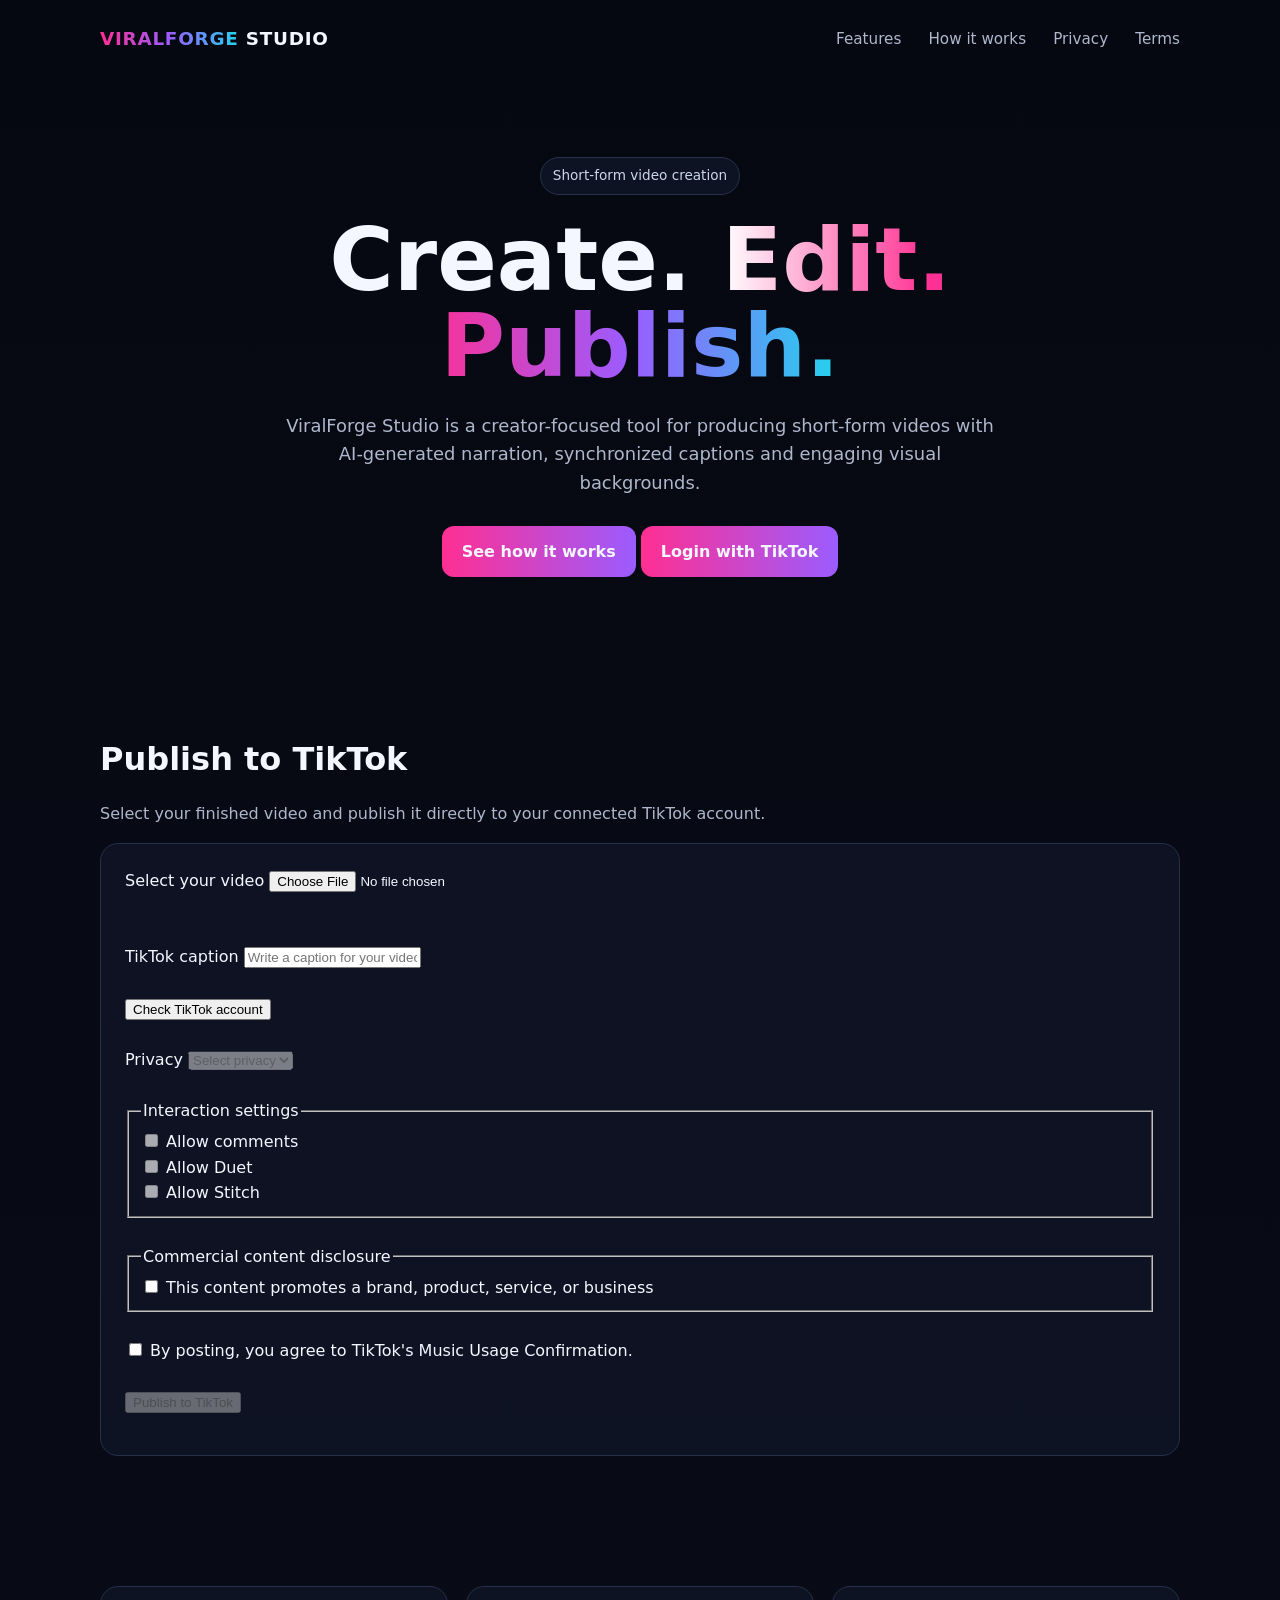
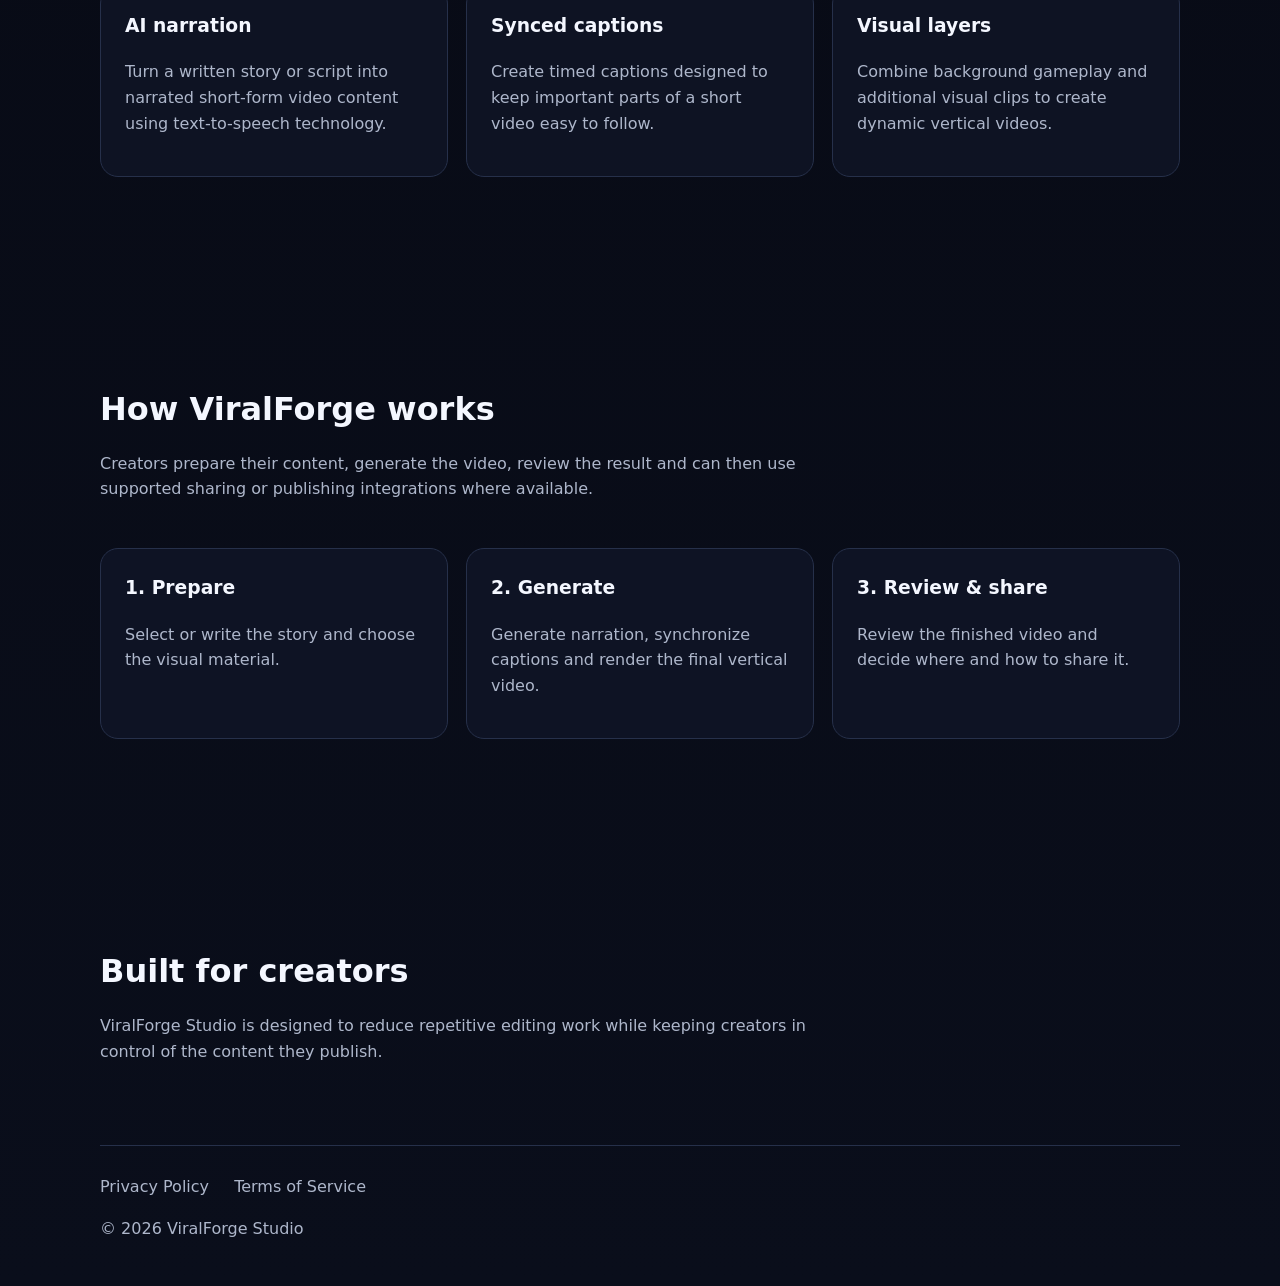
<file: index.html>
<!doctype html>
<html lang="en">

<head>
  <meta charset="utf-8">
  <meta name="viewport" content="width=device-width,initial-scale=1">

  <title>ViralForge Studio</title>

  <meta
    name="description"
    content="ViralForge Studio helps creators create short-form videos with AI narration, captions and visual content."
  >

  <link rel="stylesheet" href="style.css">
</head>


<body>

<div class="container">


  <nav>

    <div class="logo">
      <span>VIRALFORGE</span> STUDIO
    </div>

    <div>
      <a href="#features">Features</a>
      <a href="#workflow">How it works</a>
      <a href="privacy.html">Privacy</a>
      <a href="terms.html">Terms</a>
    </div>

  </nav>


  <main>


    <section class="hero">

      <span class="badge">
        Short-form video creation
      </span>

      <h1>
        Create.
        <span class="gradient">
          Edit. Publish.
        </span>
      </h1>

      <p class="lead">
        ViralForge Studio is a creator-focused tool for producing short-form
        videos with AI-generated narration, synchronized captions and engaging
        visual backgrounds.
      </p>

      <a class="cta" href="#workflow">
        See how it works
      </a>

      <a class="cta" href="/api/tiktok/login">
        Login with TikTok
      </a>

    </section>


    <section id="tiktok-publish">

      <h2>Publish to TikTok</h2>

      <p class="section-lead">
        Select your finished video and publish it directly to your connected
        TikTok account.
      </p>


      <div class="card">


        <label for="videoFile">
          Select your video
        </label>

        <input
          id="videoFile"
          type="file"
          accept="video/mp4,video/quicktime,video/webm"
        >


        <br><br>


        <div id="videoPreviewContainer" hidden>

          <p>
            <strong>Preview</strong>
          </p>

          <video
            id="videoPreview"
            controls
            playsinline
            preload="metadata"
            style="max-width:100%;width:480px;height:auto;"
          ></video>

          <p id="videoDetails"></p>

        </div>


        <br>


        <label for="videoTitle">
          TikTok caption
        </label>

        <input
          id="videoTitle"
          type="text"
          maxlength="2200"
          placeholder="Write a caption for your video..."
        >


        <br><br>


        <button id="loadCreator">
          Check TikTok account
        </button>


        <div id="creatorInfo"></div>


        <br>


        <label for="privacyLevel">
          Privacy
        </label>

        <select id="privacyLevel" disabled>

          <option value="">
            Select privacy
          </option>

        </select>


        <br><br>


        <fieldset>

          <legend>
            Interaction settings
          </legend>


          <label>

            <input
              id="allowComment"
              type="checkbox"
              disabled
            >

            Allow comments

          </label>


          <br>


          <label>

            <input
              id="allowDuet"
              type="checkbox"
              disabled
            >

            Allow Duet

          </label>


          <br>


          <label>

            <input
              id="allowStitch"
              type="checkbox"
              disabled
            >

            Allow Stitch

          </label>

        </fieldset>


        <br>


        <fieldset>

          <legend>
            Commercial content disclosure
          </legend>


          <label>

            <input
              id="commercialContent"
              type="checkbox"
            >

            This content promotes a brand, product, service, or business

          </label>


          <div id="commercialOptions" hidden>

            <br>


            <label>

              <input
                id="brandOrganic"
                type="checkbox"
              >

              Your brand

            </label>


            <br>


            <label>

              <input
                id="brandedContent"
                type="checkbox"
              >

              Branded content

            </label>


            <p id="commercialNotice"></p>

          </div>

        </fieldset>


        <br>


        <label>

          <input
            id="consent"
            type="checkbox"
          >

          By posting, you agree to TikTok's Music Usage Confirmation.

        </label>


        <br><br>


        <button id="publishButton" disabled>
          Publish to TikTok
        </button>


        <p id="status"></p>


      </div>

    </section>


    <section id="features">

      <div class="grid">


        <article class="card">

          <h3>
            AI narration
          </h3>

          <p>
            Turn a written story or script into narrated short-form video
            content using text-to-speech technology.
          </p>

        </article>


        <article class="card">

          <h3>
            Synced captions
          </h3>

          <p>
            Create timed captions designed to keep important parts of a short
            video easy to follow.
          </p>

        </article>


        <article class="card">

          <h3>
            Visual layers
          </h3>

          <p>
            Combine background gameplay and additional visual clips to create
            dynamic vertical videos.
          </p>

        </article>


      </div>

    </section>


    <section id="workflow">

      <h2>
        How ViralForge works
      </h2>

      <p class="section-lead">
        Creators prepare their content, generate the video, review the result
        and can then use supported sharing or publishing integrations where
        available.
      </p>


      <div class="grid">


        <article class="card">

          <h3>
            1. Prepare
          </h3>

          <p>
            Select or write the story and choose the visual material.
          </p>

        </article>


        <article class="card">

          <h3>
            2. Generate
          </h3>

          <p>
            Generate narration, synchronize captions and render the final
            vertical video.
          </p>

        </article>


        <article class="card">

          <h3>
            3. Review & share
          </h3>

          <p>
            Review the finished video and decide where and how to share it.
          </p>

        </article>


      </div>

    </section>


    <section>

      <h2>
        Built for creators
      </h2>

      <p class="section-lead">
        ViralForge Studio is designed to reduce repetitive editing work while
        keeping creators in control of the content they publish.
      </p>

    </section>


  </main>


  <footer>

    <div>

      <a href="privacy.html">
        Privacy Policy
      </a>

      <a href="terms.html">
        Terms of Service
      </a>

    </div>

    <p>
      © 2026 ViralForge Studio
    </p>

  </footer>


</div>


<script>


const videoFile =
  document.getElementById("videoFile");

const videoPreview =
  document.getElementById("videoPreview");

const videoPreviewContainer =
  document.getElementById("videoPreviewContainer");

const videoDetails =
  document.getElementById("videoDetails");


const videoTitle =
  document.getElementById("videoTitle");


const loadCreator =
  document.getElementById("loadCreator");

const creatorInfo =
  document.getElementById("creatorInfo");

const privacyLevel =
  document.getElementById("privacyLevel");


const allowComment =
  document.getElementById("allowComment");

const allowDuet =
  document.getElementById("allowDuet");

const allowStitch =
  document.getElementById("allowStitch");


const commercialContent =
  document.getElementById("commercialContent");

const commercialOptions =
  document.getElementById("commercialOptions");

const brandOrganic =
  document.getElementById("brandOrganic");

const brandedContent =
  document.getElementById("brandedContent");

const commercialNotice =
  document.getElementById("commercialNotice");


const consent =
  document.getElementById("consent");

const publishButton =
  document.getElementById("publishButton");

const status =
  document.getElementById("status");


let creatorData = null;

let selectedVideoDuration = null;

let selectedVideoUrl = null;


/*
 * Cloudflare Worker used as the R2 storage gateway.
 */
const STORAGE_WORKER_URL =
  "https://viralforge-storage.matiasbiedma5.workers.dev";


function setStatus(message) {

  status.textContent =
    message;

}


function updatePublishButton() {

  const hasVideo =
    videoFile.files &&
    videoFile.files.length > 0;


  const hasCreator =
    Boolean(creatorData);


  const hasPrivacy =
    Boolean(privacyLevel.value);


  const hasConsent =
    consent.checked;


  let commercialValid =
    true;


  if (commercialContent.checked) {

    commercialValid =
      brandOrganic.checked ||
      brandedContent.checked;

  }


  publishButton.disabled = !(
    hasVideo &&
    hasCreator &&
    hasPrivacy &&
    hasConsent &&
    commercialValid
  );

}


function updateCommercialOptions() {

  commercialOptions.hidden =
    !commercialContent.checked;


  if (!commercialContent.checked) {

    brandOrganic.checked =
      false;

    brandedContent.checked =
      false;

    commercialNotice.textContent =
      "";

  }


  updatePublishButton();

}


function updateCommercialNotice() {

  const organic =
    brandOrganic.checked;

  const branded =
    brandedContent.checked;


  if (organic && branded) {

    commercialNotice.textContent =
      "Your photo/video will be labeled as 'Paid partnership'.";

  }

  else if (branded) {

    commercialNotice.textContent =
      "Your photo/video will be labeled as 'Paid partnership'.";

  }

  else if (organic) {

    commercialNotice.textContent =
      "Your photo/video will be labeled as 'Promotional content'.";

  }

  else {

    commercialNotice.textContent =
      "You need to indicate if your content promotes yourself, a third party, or both.";

  }


  updatePublishButton();

}


function updateBrandedPrivacyRestriction() {

  const brandedSelected =
    brandedContent.checked;


  const options =
    Array.from(
      privacyLevel.options
    );


  options.forEach(option => {

    const isPrivate =
      option.value === "SELF_ONLY";


    option.disabled =
      brandedSelected &&
      isPrivate;

  });


  if (
    brandedSelected &&
    privacyLevel.value === "SELF_ONLY"
  ) {

    privacyLevel.value =
      "";

    setStatus(
      "Branded content cannot use private visibility."
    );

  }


  updatePublishButton();

}


/*
 * Preview selected video.
 */
videoFile.addEventListener(
  "change",
  () => {

    const file =
      videoFile.files[0];


    selectedVideoDuration =
      null;


    if (selectedVideoUrl) {

      URL.revokeObjectURL(
        selectedVideoUrl
      );

      selectedVideoUrl =
        null;

    }


    if (!file) {

      videoPreviewContainer.hidden =
        true;

      videoPreview.removeAttribute(
        "src"
      );

      videoDetails.textContent =
        "";

      updatePublishButton();

      return;

    }


    selectedVideoUrl =
      URL.createObjectURL(
        file
      );


    videoPreview.src =
      selectedVideoUrl;


    videoPreviewContainer.hidden =
      false;


    videoDetails.textContent =
      "Loading video information...";


    videoPreview.onloadedmetadata =
      () => {

        selectedVideoDuration =
          videoPreview.duration;


        const duration =
          Number.isFinite(
            selectedVideoDuration
          )
            ? selectedVideoDuration.toFixed(1)
            : "unknown";


        const sizeMb =
          (
            file.size /
            1024 /
            1024
          ).toFixed(2);


        videoDetails.textContent =
          `Duration: ${duration}s | Size: ${sizeMb} MB`;


        updatePublishButton();

      };


    videoPreview.onerror =
      () => {

        selectedVideoDuration =
          null;


        videoDetails.textContent =
          "Unable to read video information.";


        updatePublishButton();

      };


    updatePublishButton();

  }
);


/*
 * Load TikTok creator information.
 */
loadCreator.addEventListener(
  "click",
  async () => {

    setStatus(
      "Checking TikTok account..."
    );


    creatorInfo.textContent =
      "";


    try {

      const response =
        await fetch(
          "/api/tiktok/creator"
        );


      const data =
        await response.json();


      if (
        !response.ok ||
        !data.success
      ) {

        throw new Error(
          data.message ||
          data.error ||
          "Unable to load TikTok account"
        );

      }


      creatorData =
        data.creator;


      creatorInfo.textContent =
        `Connected account: ${creatorData.creator_nickname}`;


      privacyLevel.innerHTML =
        '<option value="">Select privacy</option>';


      const privacyOptions =
        Array.isArray(
          creatorData.privacy_level_options
        )
          ? creatorData.privacy_level_options
          : [];


      privacyOptions.forEach(
        option => {

          const item =
            document.createElement(
              "option"
            );


          item.value =
            option;


          item.textContent =
            option;


          privacyLevel.appendChild(
            item
          );

        }
      );


      privacyLevel.disabled =
        false;


      allowComment.checked =
        false;

      allowDuet.checked =
        false;

      allowStitch.checked =
        false;


      allowComment.disabled =
        Boolean(
          creatorData.comment_disabled
        );


      allowDuet.disabled =
        Boolean(
          creatorData.duet_disabled
        );


      allowStitch.disabled =
        Boolean(
          creatorData.stitch_disabled
        );


      if (
        creatorData.comment_disabled
      ) {

        allowComment.checked =
          false;

      }


      if (
        creatorData.duet_disabled
      ) {

        allowDuet.checked =
          false;

      }


      if (
        creatorData.stitch_disabled
      ) {

        allowStitch.checked =
          false;

      }


      if (
        creatorData.max_video_post_duration_sec
      ) {

        setStatus(
          `TikTok account loaded. Maximum video duration: ${creatorData.max_video_post_duration_sec} seconds.`
        );

      }

      else {

        setStatus(
          "TikTok account loaded."
        );

      }


      updateBrandedPrivacyRestriction();

      updatePublishButton();

    }


    catch (error) {

      creatorData =
        null;


      setStatus(
        error.message ||
        "Unable to load TikTok account."
      );


      updatePublishButton();

    }

  }
);


/*
 * Privacy selection.
 */
privacyLevel.addEventListener(
  "change",
  () => {

    updatePublishButton();

  }
);


/*
 * Interaction controls.
 */
allowComment.addEventListener(
  "change",
  updatePublishButton
);


allowDuet.addEventListener(
  "change",
  updatePublishButton
);


allowStitch.addEventListener(
  "change",
  updatePublishButton
);


/*
 * Commercial content controls.
 */
commercialContent.addEventListener(
  "change",
  updateCommercialOptions
);


brandOrganic.addEventListener(
  "change",
  updateCommercialNotice
);


brandedContent.addEventListener(
  "change",
  () => {

    updateCommercialNotice();

    updateBrandedPrivacyRestriction();

  }
);


/*
 * Consent.
 */
consent.addEventListener(
  "change",
  updatePublishButton
);


videoTitle.addEventListener(
  "input",
  updatePublishButton
);


/*
 * Upload the selected video to Cloudflare R2
 * through the ViralForge Storage Worker.
 */
async function uploadVideoToStorage(file) {

  setStatus(
    "Uploading video to ViralForge Storage..."
  );


  /*
   * Generate a unique object key.
   */
  const extension =
    (
      file.name
        .split(".")
        .pop() ||
      "mp4"
    )
      .toLowerCase()
      .replace(
        /[^a-z0-9]/g,
        ""
      );


  const key =
    `reels/${Date.now()}-${crypto.randomUUID()}.${extension}`;


  const uploadUrl =
    `${STORAGE_WORKER_URL}/video/${encodeURIComponent(key)}`;


  const response =
    await fetch(
      uploadUrl,
      {
        method: "PUT",

        headers: {
          "Content-Type":
            file.type ||
            "video/mp4"
        },

        body: file
      }
    );


  let data =
    null;


  try {

    data =
      await response.json();

  }

  catch {

    data =
      null;

  }


  if (!response.ok) {

    throw new Error(
      data?.error ||
      `Storage upload failed (${response.status})`
    );

  }


  if (
    !data ||
    !data.url
  ) {

    throw new Error(
      "Storage Worker did not return a video URL."
    );

  }


  setStatus(
    "Video uploaded to storage successfully."
  );


  return data.url;

}


/*
 * Publish flow:
 *
 * 1. Upload video to Cloudflare R2.
 * 2. Get a public HTTPS video URL.
 * 3. Send that URL to our TikTok backend.
 *
 * The TikTok backend will use PULL_FROM_URL.
 */
publishButton.addEventListener(
  "click",
  async () => {

    const file =
      videoFile.files[0];


    if (!file) {

      setStatus(
        "Select a video first."
      );

      return;

    }


    if (!creatorData) {

      setStatus(
        "Load your TikTok account first."
      );

      return;

    }


    if (!privacyLevel.value) {

      setStatus(
        "Select a privacy option first."
      );

      return;

    }


    if (!consent.checked) {

      setStatus(
        "You must accept the TikTok Music Usage Confirmation."
      );

      return;

    }


    if (
      commercialContent.checked &&
      !brandOrganic.checked &&
      !brandedContent.checked
    ) {

      setStatus(
        "Select whether this content promotes your brand or another brand."
      );

      return;

    }


    if (
      selectedVideoDuration === null ||
      !Number.isFinite(
        selectedVideoDuration
      )
    ) {

      setStatus(
        "Unable to determine the video duration."
      );

      return;

    }


    const maxDuration =
      Number(
        creatorData.max_video_post_duration_sec
      );


    if (
      Number.isFinite(maxDuration) &&
      selectedVideoDuration > maxDuration
    ) {

      setStatus(
        `Video is too long. Your TikTok account allows up to ${maxDuration} seconds.`
      );

      return;

    }


    /*
     * Unaudited TikTok clients can only post
     * using SELF_ONLY.
     */
    if (
      privacyLevel.value !==
      "SELF_ONLY"
    ) {

      setStatus(
        "This TikTok integration is currently unaudited, so videos must use SELF_ONLY."
      );

      return;

    }


    publishButton.disabled =
      true;


    try {

      /*
       * STEP 1
       *
       * Upload the video directly to Cloudflare.
       *
       * The video does NOT pass through Vercel.
       */
      const videoUrl =
        await uploadVideoToStorage(
          file
        );


      /*
       * STEP 2
       *
       * Tell our backend where the video
       * is stored.
       */
      setStatus(
        "Preparing TikTok publication..."
      );


      const publishResponse =
        await fetch(
          "/api/tiktok/publish",
          {
            method: "POST",

            headers: {
              "Content-Type":
                "application/json"
            },

            body: JSON.stringify({

              video_url:
                videoUrl,

              title:
                videoTitle.value,

              privacy_level:
                privacyLevel.value,

              disable_duet:
                creatorData.duet_disabled
                  ? true
                  : !allowDuet.checked,

              disable_comment:
                creatorData.comment_disabled
                  ? true
                  : !allowComment.checked,

              disable_stitch:
                creatorData.stitch_disabled
                  ? true
                  : !allowStitch.checked,

              brand_content_toggle:
                brandedContent.checked,

              brand_organic_toggle:
                brandOrganic.checked

            })
          }
        );


      const publishData =
        await publishResponse.json();


      if (
        !publishResponse.ok ||
        !publishData.success
      ) {

        throw new Error(
          publishData.message ||
          publishData.error ||
          "TikTok publication initialization failed."
        );

      }


      const publishId =
        publishData.publish_id;


      if (!publishId) {

        throw new Error(
          "TikTok did not return a publish ID."
        );

      }


      setStatus(
  "Video sent to TikTok. Checking publication status..."
);

let attempts = 0;
const maxAttempts = 60;

const checkTikTokStatus = async () => {
  attempts++;

  try {
    const statusResponse = await fetch(
      "/api/tiktok/status",
      {
        method: "POST",
        headers: {
          "Content-Type": "application/json"
        },
        body: JSON.stringify({
          publish_id: publishId
        })
      }
    );

    const statusData =
      await statusResponse.json();

    if (!statusResponse.ok) {
      throw new Error(
        statusData.message ||
        statusData.error ||
        "Could not check TikTok status."
      );
    }

    const status =
      statusData.status;

    if (
      status === "PUBLISH_COMPLETE"
    ) {
      setStatus(
        "✅ Video published successfully on TikTok."
      );
      return;
    }

    if (
      status === "FAILED"
    ) {
      setStatus(
        `❌ TikTok could not publish the video: ${
          statusData.fail_reason ||
          "Unknown reason."
        }`
      );
      return;
    }

    if (
      status === "PROCESSING_DOWNLOAD"
    ) {
      setStatus(
        "TikTok is downloading the video..."
      );
    } else {
      setStatus(
        `TikTok is processing the video... (${status || "processing"})`
      );
    }

    if (attempts >= maxAttempts) {
      setStatus(
        "TikTok is still processing the video. Check TikTok later."
      );
      return;
    }

    setTimeout(
      checkTikTokStatus,
      5000
    );

  } catch (error) {
    setStatus(
      `Error checking TikTok status: ${
        error.message ||
        "Unknown error."
      }`
    );
  }
};

checkTikTokStatus();


   } catch (error) {

      setStatus(
        `Error: ${
          error.message ||
          "Unknown TikTok publication error."
        }`
      );


      publishButton.disabled =
        false;

    }

  }
);


</script>


</body>

</html>
</file>
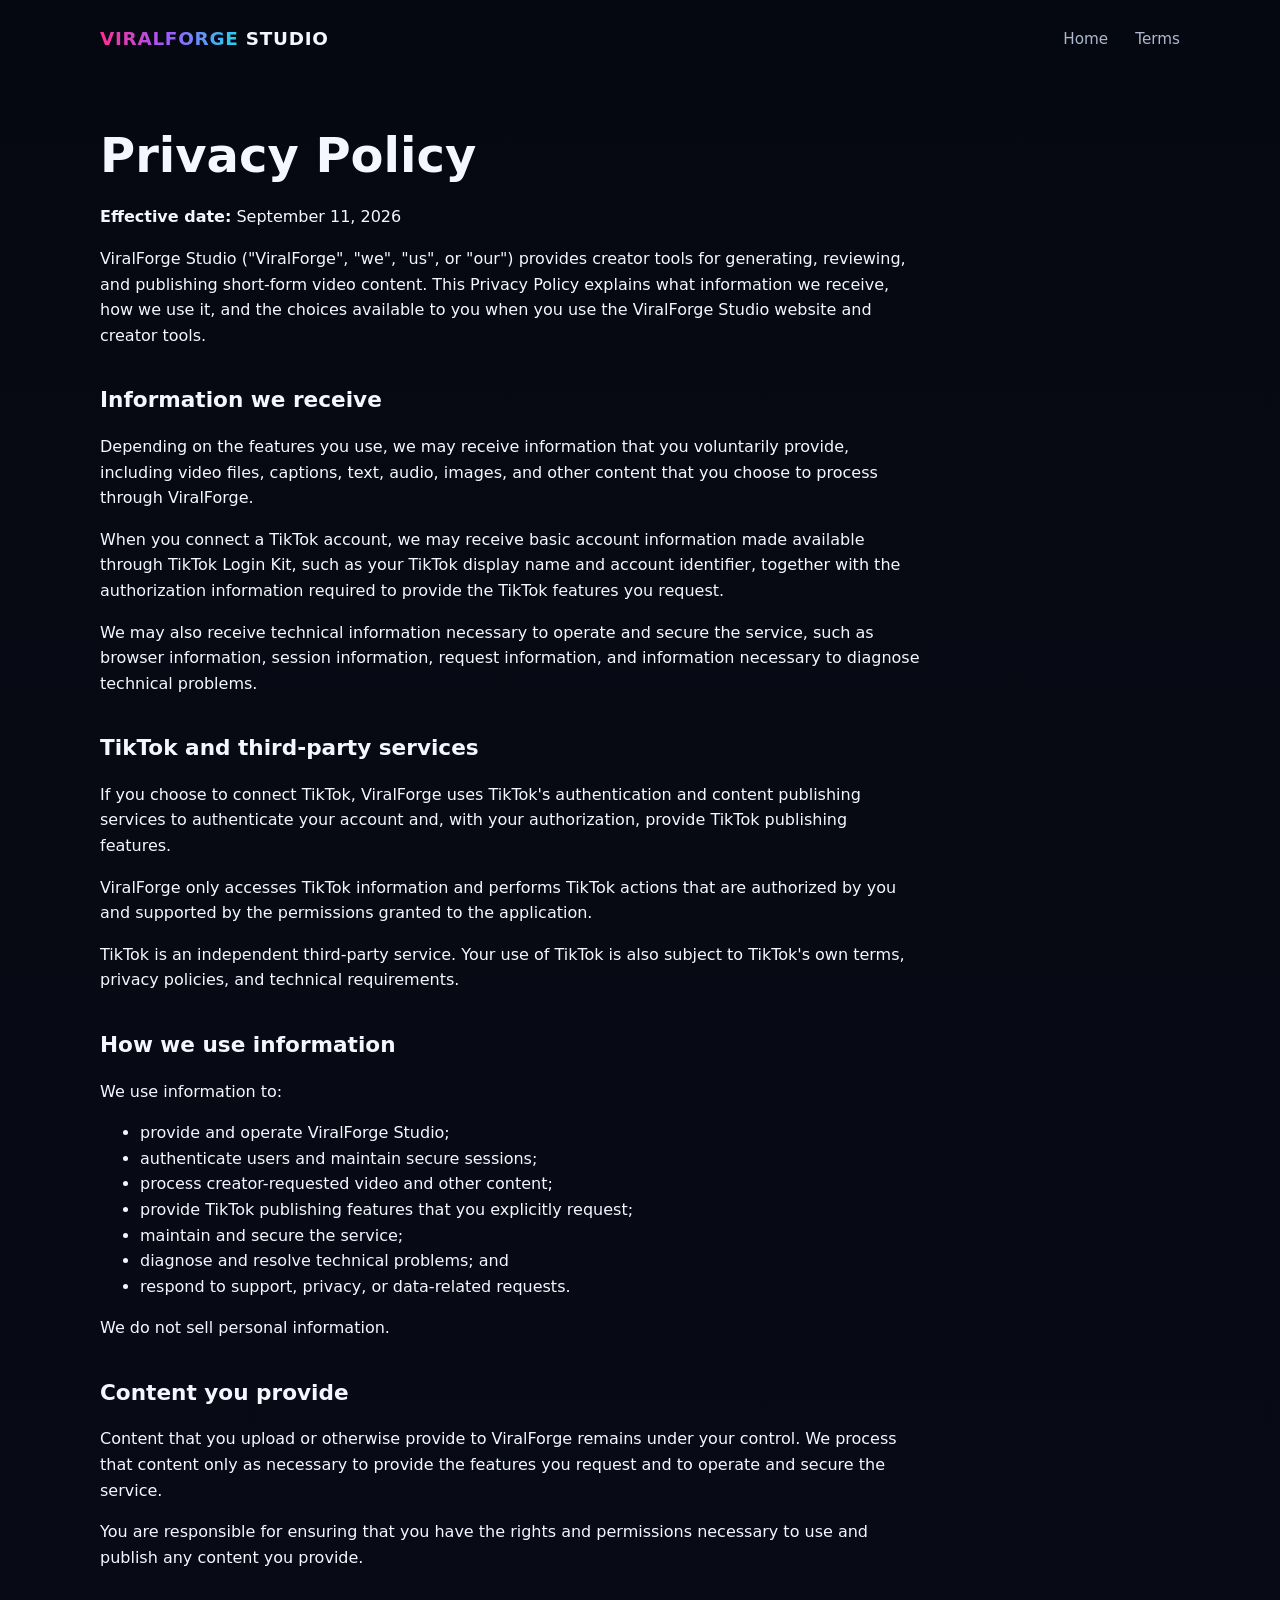
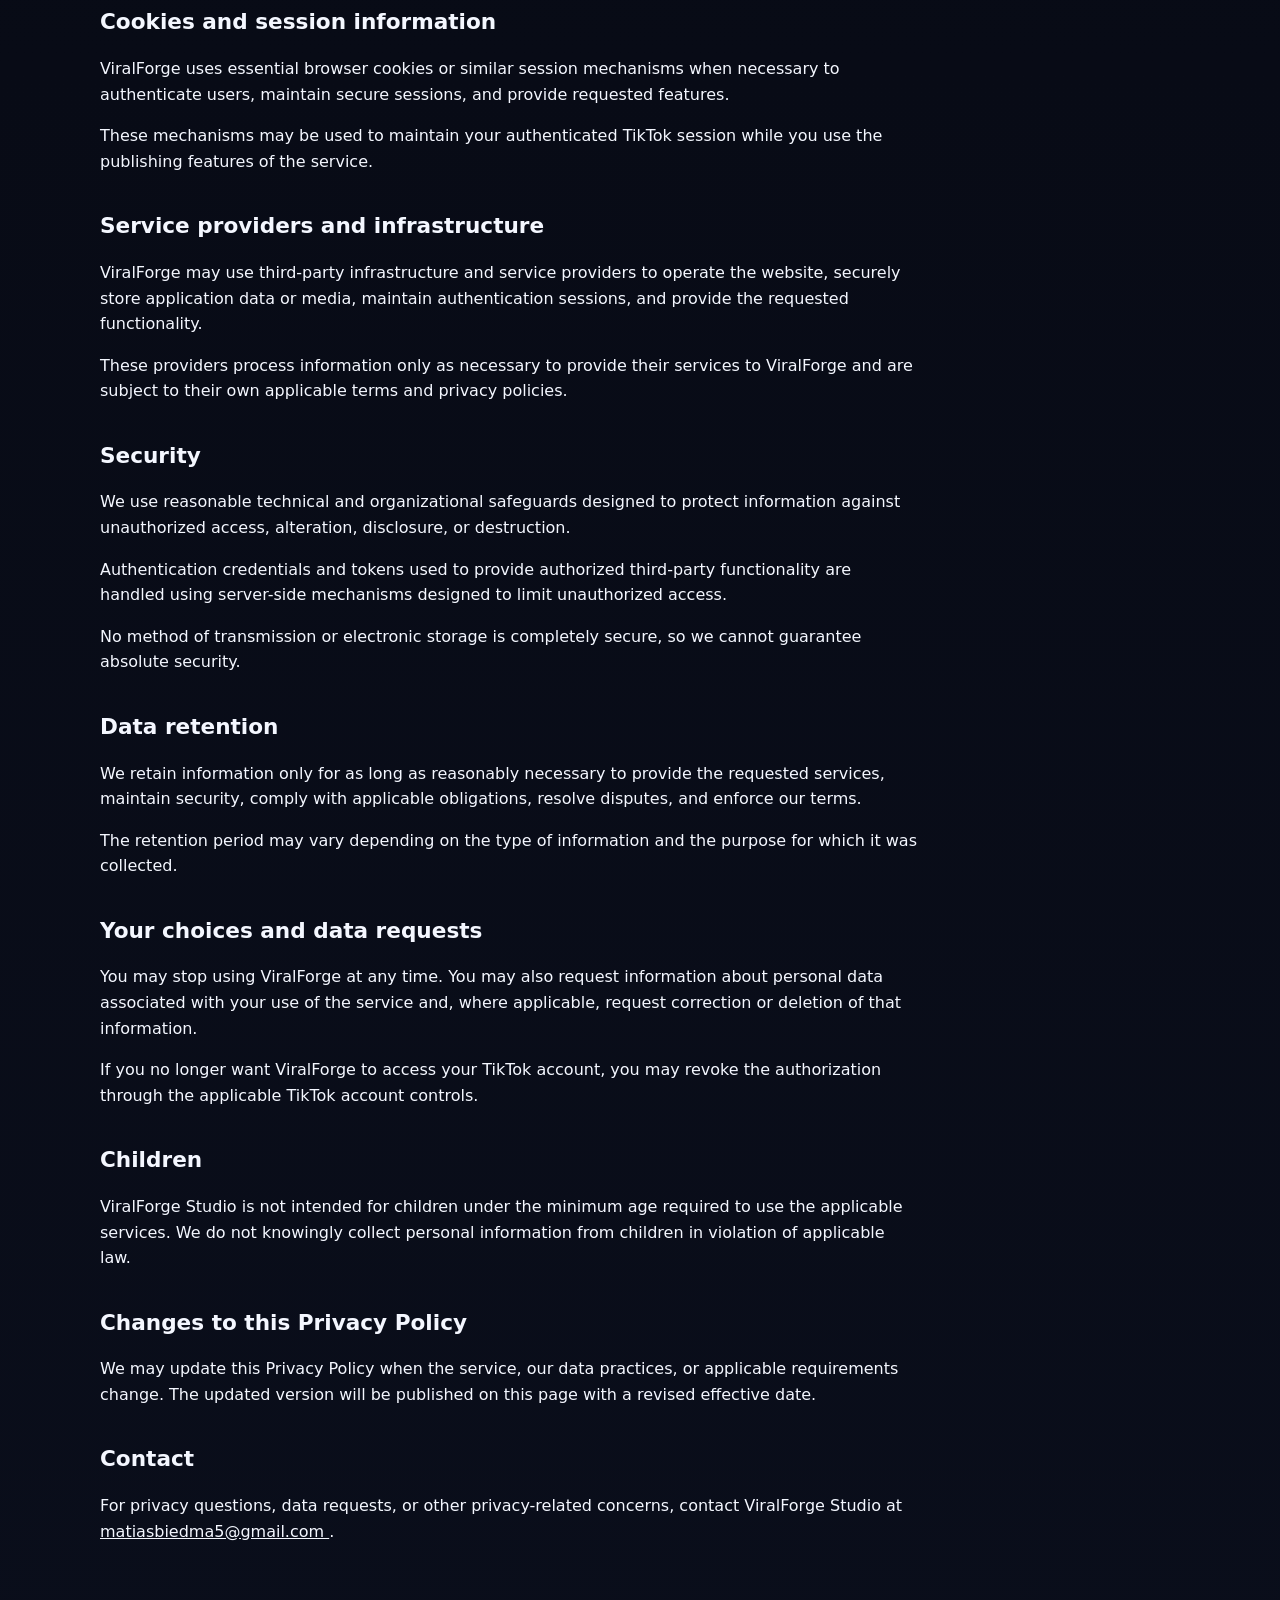
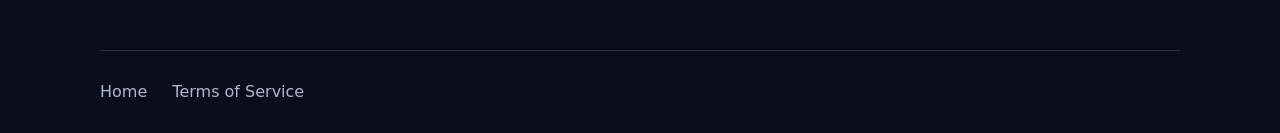
<file: privacy.html>
<!doctype html>
<html lang="en">
<head>
  <meta charset="utf-8">
  <meta name="viewport" content="width=device-width,initial-scale=1">
  <title>Privacy Policy — ViralForge Studio</title>
  <link rel="stylesheet" href="style.css">
</head>

<body>
  <div class="container">

    <nav>
      <div class="logo">
        <span>VIRALFORGE</span> STUDIO
      </div>
      <div>
        <a href="index.html">Home</a>
        <a href="terms.html">Terms</a>
      </div>
    </nav>

    <main class="legal">

      <h1>Privacy Policy</h1>

      <p>
        <strong>Effective date:</strong> September 11, 2026
      </p>

      <p>
        ViralForge Studio ("ViralForge", "we", "us", or "our") provides
        creator tools for generating, reviewing, and publishing short-form
        video content. This Privacy Policy explains what information we
        receive, how we use it, and the choices available to you when you
        use the ViralForge Studio website and creator tools.
      </p>

      <h2>Information we receive</h2>

      <p>
        Depending on the features you use, we may receive information that
        you voluntarily provide, including video files, captions, text,
        audio, images, and other content that you choose to process through
        ViralForge.
      </p>

      <p>
        When you connect a TikTok account, we may receive basic account
        information made available through TikTok Login Kit, such as your
        TikTok display name and account identifier, together with the
        authorization information required to provide the TikTok features
        you request.
      </p>

      <p>
        We may also receive technical information necessary to operate and
        secure the service, such as browser information, session information,
        request information, and information necessary to diagnose technical
        problems.
      </p>

      <h2>TikTok and third-party services</h2>

      <p>
        If you choose to connect TikTok, ViralForge uses TikTok's
        authentication and content publishing services to authenticate your
        account and, with your authorization, provide TikTok publishing
        features.
      </p>

      <p>
        ViralForge only accesses TikTok information and performs TikTok
        actions that are authorized by you and supported by the permissions
        granted to the application.
      </p>

      <p>
        TikTok is an independent third-party service. Your use of TikTok is
        also subject to TikTok's own terms, privacy policies, and technical
        requirements.
      </p>

      <h2>How we use information</h2>

      <p>
        We use information to:
      </p>

      <ul>
        <li>provide and operate ViralForge Studio;</li>
        <li>authenticate users and maintain secure sessions;</li>
        <li>process creator-requested video and other content;</li>
        <li>provide TikTok publishing features that you explicitly request;</li>
        <li>maintain and secure the service;</li>
        <li>diagnose and resolve technical problems; and</li>
        <li>respond to support, privacy, or data-related requests.</li>
      </ul>

      <p>
        We do not sell personal information.
      </p>

      <h2>Content you provide</h2>

      <p>
        Content that you upload or otherwise provide to ViralForge remains
        under your control. We process that content only as necessary to
        provide the features you request and to operate and secure the
        service.
      </p>

      <p>
        You are responsible for ensuring that you have the rights and
        permissions necessary to use and publish any content you provide.
      </p>

      <h2>Cookies and session information</h2>

      <p>
        ViralForge uses essential browser cookies or similar session
        mechanisms when necessary to authenticate users, maintain secure
        sessions, and provide requested features.
      </p>

      <p>
        These mechanisms may be used to maintain your authenticated TikTok
        session while you use the publishing features of the service.
      </p>

      <h2>Service providers and infrastructure</h2>

      <p>
        ViralForge may use third-party infrastructure and service providers
        to operate the website, securely store application data or media,
        maintain authentication sessions, and provide the requested
        functionality.
      </p>

      <p>
        These providers process information only as necessary to provide
        their services to ViralForge and are subject to their own applicable
        terms and privacy policies.
      </p>

      <h2>Security</h2>

      <p>
        We use reasonable technical and organizational safeguards designed
        to protect information against unauthorized access, alteration,
        disclosure, or destruction.
      </p>

      <p>
        Authentication credentials and tokens used to provide authorized
        third-party functionality are handled using server-side mechanisms
        designed to limit unauthorized access.
      </p>

      <p>
        No method of transmission or electronic storage is completely
        secure, so we cannot guarantee absolute security.
      </p>

      <h2>Data retention</h2>

      <p>
        We retain information only for as long as reasonably necessary to
        provide the requested services, maintain security, comply with
        applicable obligations, resolve disputes, and enforce our terms.
      </p>

      <p>
        The retention period may vary depending on the type of information
        and the purpose for which it was collected.
      </p>

      <h2>Your choices and data requests</h2>

      <p>
        You may stop using ViralForge at any time. You may also request
        information about personal data associated with your use of the
        service and, where applicable, request correction or deletion of
        that information.
      </p>

      <p>
        If you no longer want ViralForge to access your TikTok account,
        you may revoke the authorization through the applicable TikTok
        account controls.
      </p>

      <h2>Children</h2>

      <p>
        ViralForge Studio is not intended for children under the minimum age
        required to use the applicable services. We do not knowingly collect
        personal information from children in violation of applicable law.
      </p>

      <h2>Changes to this Privacy Policy</h2>

      <p>
        We may update this Privacy Policy when the service, our data
        practices, or applicable requirements change. The updated version
        will be published on this page with a revised effective date.
      </p>

      <h2>Contact</h2>

      <p>
        For privacy questions, data requests, or other privacy-related
        concerns, contact ViralForge Studio at
        <a href="mailto:matiasbiedma5@gmail.com">
          matiasbiedma5@gmail.com
        </a>.
      </p>

    </main>

    <footer>
      <a href="index.html">Home</a>
      <a href="terms.html">Terms of Service</a>
    </footer>

  </div>
</body>
</html>
</file>
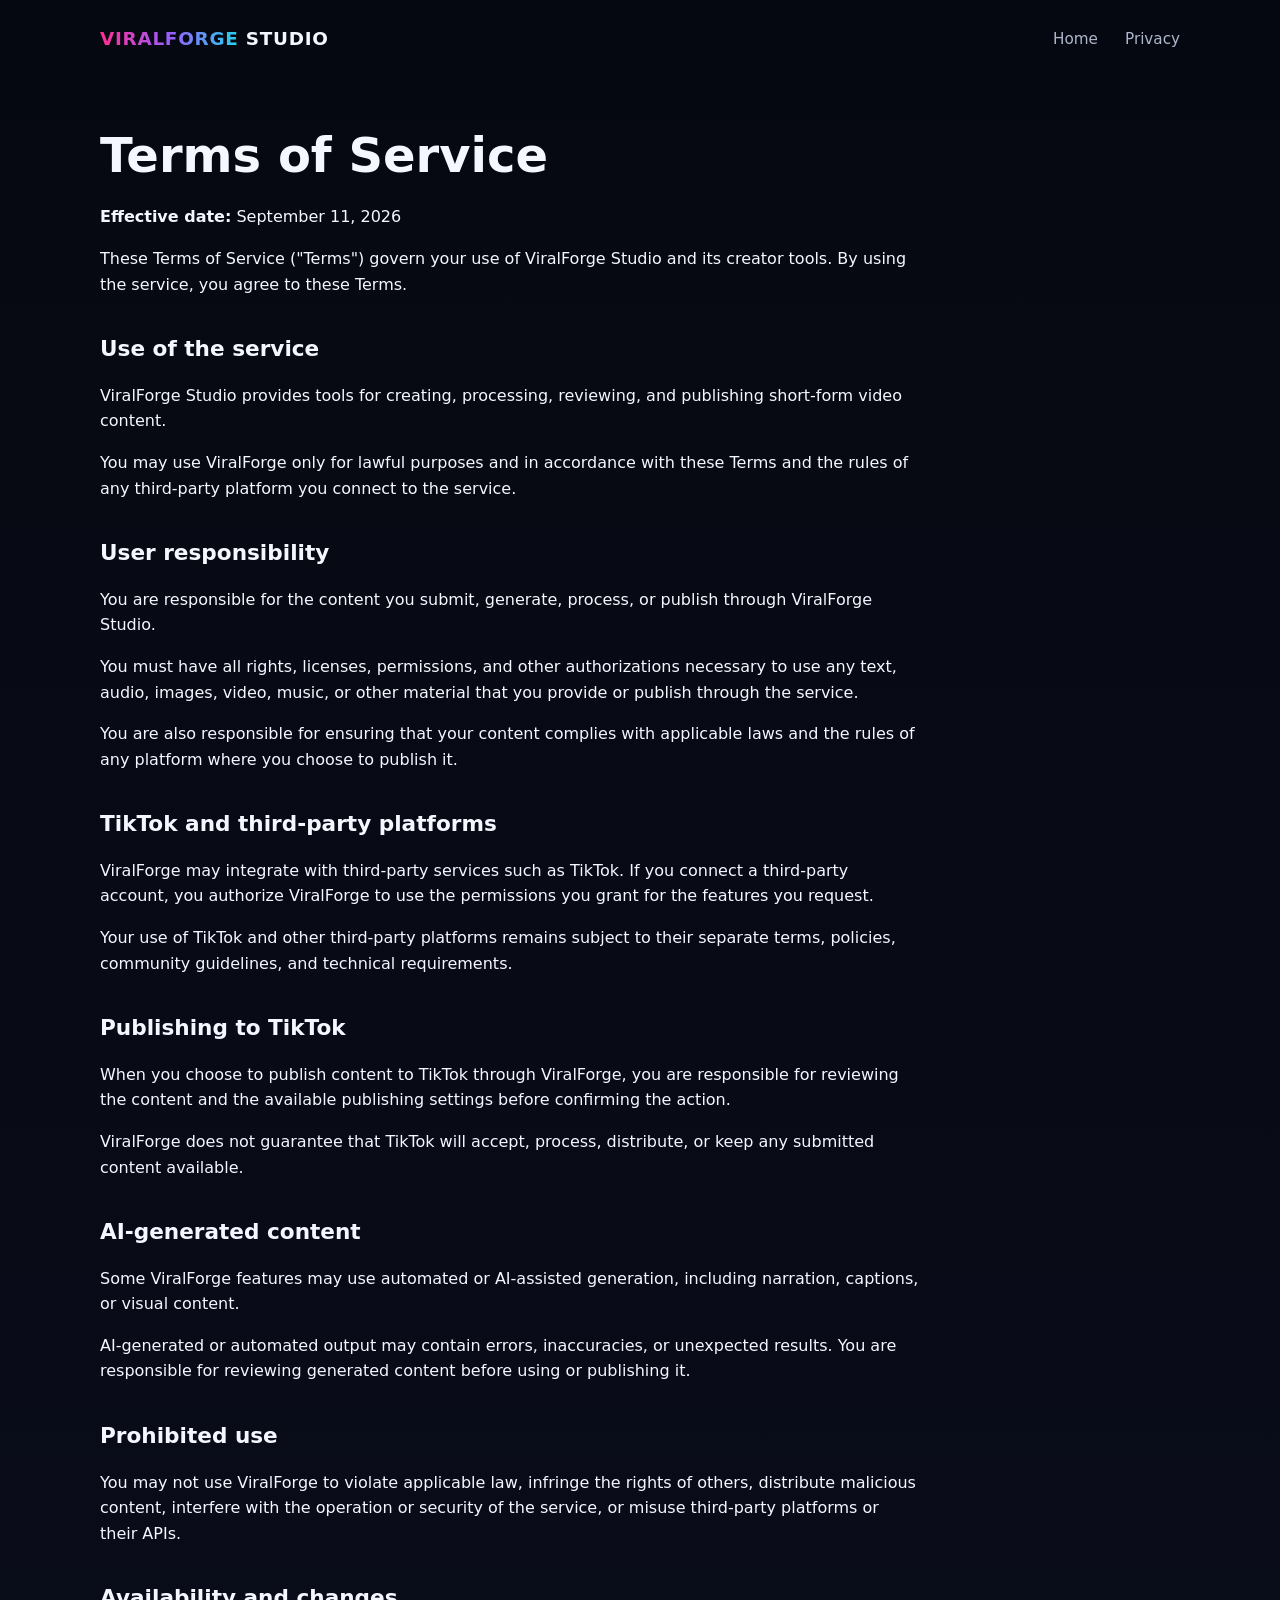
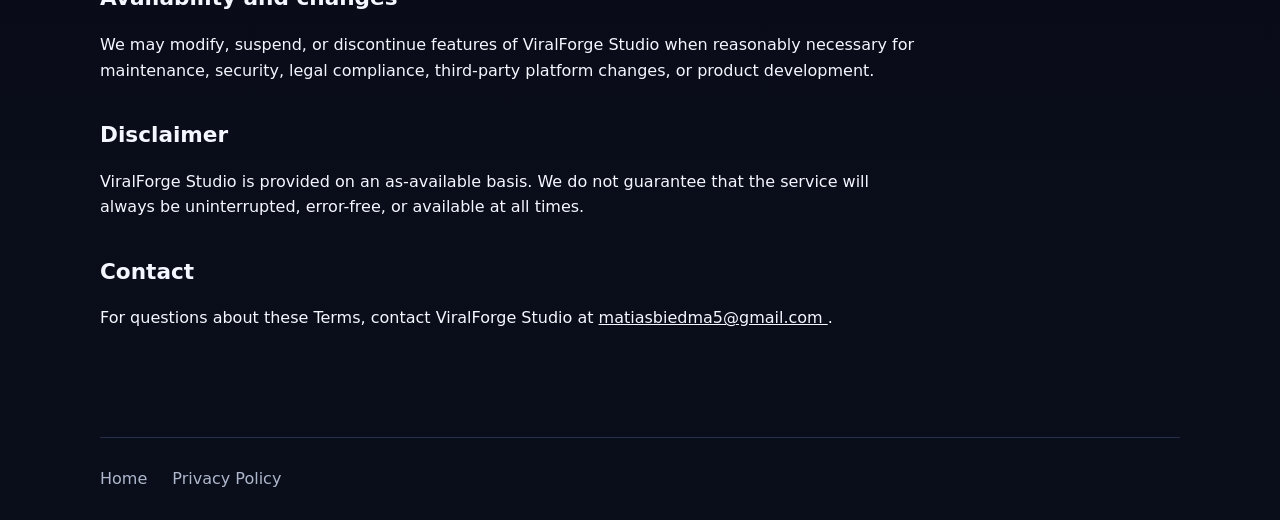
<file: terms.html>
<!doctype html>
<html lang="en">
<head>
  <meta charset="utf-8">
  <meta name="viewport" content="width=device-width,initial-scale=1">
  <title>Terms of Service — ViralForge Studio</title>
  <link rel="stylesheet" href="style.css">
</head>

<body>
  <div class="container">

    <nav>
      <div class="logo">
        <span>VIRALFORGE</span> STUDIO
      </div>
      <div>
        <a href="index.html">Home</a>
        <a href="privacy.html">Privacy</a>
      </div>
    </nav>

    <main class="legal">

      <h1>Terms of Service</h1>

      <p>
        <strong>Effective date:</strong> September 11, 2026
      </p>

      <p>
        These Terms of Service ("Terms") govern your use of ViralForge
        Studio and its creator tools. By using the service, you agree to
        these Terms.
      </p>

      <h2>Use of the service</h2>

      <p>
        ViralForge Studio provides tools for creating, processing, reviewing,
        and publishing short-form video content.
      </p>

      <p>
        You may use ViralForge only for lawful purposes and in accordance
        with these Terms and the rules of any third-party platform you
        connect to the service.
      </p>

      <h2>User responsibility</h2>

      <p>
        You are responsible for the content you submit, generate, process,
        or publish through ViralForge Studio.
      </p>

      <p>
        You must have all rights, licenses, permissions, and other
        authorizations necessary to use any text, audio, images, video,
        music, or other material that you provide or publish through the
        service.
      </p>

      <p>
        You are also responsible for ensuring that your content complies
        with applicable laws and the rules of any platform where you choose
        to publish it.
      </p>

      <h2>TikTok and third-party platforms</h2>

      <p>
        ViralForge may integrate with third-party services such as TikTok.
        If you connect a third-party account, you authorize ViralForge to
        use the permissions you grant for the features you request.
      </p>

      <p>
        Your use of TikTok and other third-party platforms remains subject
        to their separate terms, policies, community guidelines, and
        technical requirements.
      </p>

      <h2>Publishing to TikTok</h2>

      <p>
        When you choose to publish content to TikTok through ViralForge,
        you are responsible for reviewing the content and the available
        publishing settings before confirming the action.
      </p>

      <p>
        ViralForge does not guarantee that TikTok will accept, process,
        distribute, or keep any submitted content available.
      </p>

      <h2>AI-generated content</h2>

      <p>
        Some ViralForge features may use automated or AI-assisted generation,
        including narration, captions, or visual content.
      </p>

      <p>
        AI-generated or automated output may contain errors, inaccuracies,
        or unexpected results. You are responsible for reviewing generated
        content before using or publishing it.
      </p>

      <h2>Prohibited use</h2>

      <p>
        You may not use ViralForge to violate applicable law, infringe the
        rights of others, distribute malicious content, interfere with the
        operation or security of the service, or misuse third-party
        platforms or their APIs.
      </p>

      <h2>Availability and changes</h2>

      <p>
        We may modify, suspend, or discontinue features of ViralForge Studio
        when reasonably necessary for maintenance, security, legal
        compliance, third-party platform changes, or product development.
      </p>

      <h2>Disclaimer</h2>

      <p>
        ViralForge Studio is provided on an as-available basis. We do not
        guarantee that the service will always be uninterrupted, error-free,
        or available at all times.
      </p>

      <h2>Contact</h2>

      <p>
        For questions about these Terms, contact ViralForge Studio at
        <a href="mailto:matiasbiedma5@gmail.com">
          matiasbiedma5@gmail.com
        </a>.
      </p>

    </main>

    <footer>
      <a href="index.html">Home</a>
      <a href="privacy.html">Privacy Policy</a>
    </footer>

  </div>
</body>
</html>
</file>
<file: style.css>
:root{
  --bg:#070912;
  --panel:#101526;
  --text:#f4f7ff;
  --muted:#aeb7cb;
  --pink:#ff2f92;
  --cyan:#22d3ee;
  --line:#26304a;
}
*{box-sizing:border-box}
html{scroll-behavior:smooth}
body{
  margin:0;
  font-family:Inter,system-ui,-apple-system,BlinkMacSystemFont,"Segoe UI",sans-serif;
  background:linear-gradient(180deg,#060811 0%,#0a0e1b 100%);
  color:var(--text);
  line-height:1.6;
}
a{color:inherit}
.container{width:min(1080px,92%);margin:auto}
nav{
  display:flex;align-items:center;justify-content:space-between;
  padding:24px 0;
}
.logo{font-weight:900;letter-spacing:.04em;font-size:1.15rem}
.logo span{background:linear-gradient(90deg,var(--pink),#9b5cff,var(--cyan));-webkit-background-clip:text;background-clip:text;color:transparent}
nav a{text-decoration:none;color:var(--muted);margin-left:22px;font-size:.95rem}
.hero{padding:80px 0 95px;text-align:center}
.badge{
  display:inline-block;padding:7px 12px;border:1px solid var(--line);
  border-radius:999px;color:#cdd6ea;background:#0d1322;font-size:.85rem
}
h1{font-size:clamp(2.7rem,7vw,5.5rem);line-height:.98;margin:22px auto;max-width:850px}
.gradient{background:linear-gradient(90deg,#fff,var(--pink),#9b5cff,var(--cyan));-webkit-background-clip:text;background-clip:text;color:transparent}
.lead{max-width:720px;margin:0 auto;color:var(--muted);font-size:1.12rem}
.cta{
  display:inline-block;margin-top:28px;padding:13px 20px;border-radius:12px;
  background:linear-gradient(90deg,var(--pink),#9b5cff);
  text-decoration:none;font-weight:800
}
.grid{display:grid;grid-template-columns:repeat(3,1fr);gap:18px;padding:30px 0 80px}
.card{background:rgba(16,21,38,.85);border:1px solid var(--line);border-radius:18px;padding:24px}
.card h3{margin-top:0}
.card p{color:var(--muted)}
section{padding:35px 0 65px}
h2{font-size:2rem;margin-bottom:10px}
.section-lead{color:var(--muted);max-width:720px}
footer{border-top:1px solid var(--line);padding:28px 0;color:var(--muted)}
footer a{margin-right:20px;text-decoration:none}
.legal{max-width:820px;padding:55px 0 90px}
.legal h1{font-size:3rem;text-align:left;margin:0 0 25px}
.legal h2{font-size:1.35rem;margin-top:35px}
.notice{padding:15px 18px;border-left:3px solid var(--cyan);background:#0c1322;color:var(--muted);border-radius:8px}
@media(max-width:760px){
  .grid{grid-template-columns:1fr}
  nav{align-items:flex-start}
  nav div:last-child{display:none}
}
</file>
